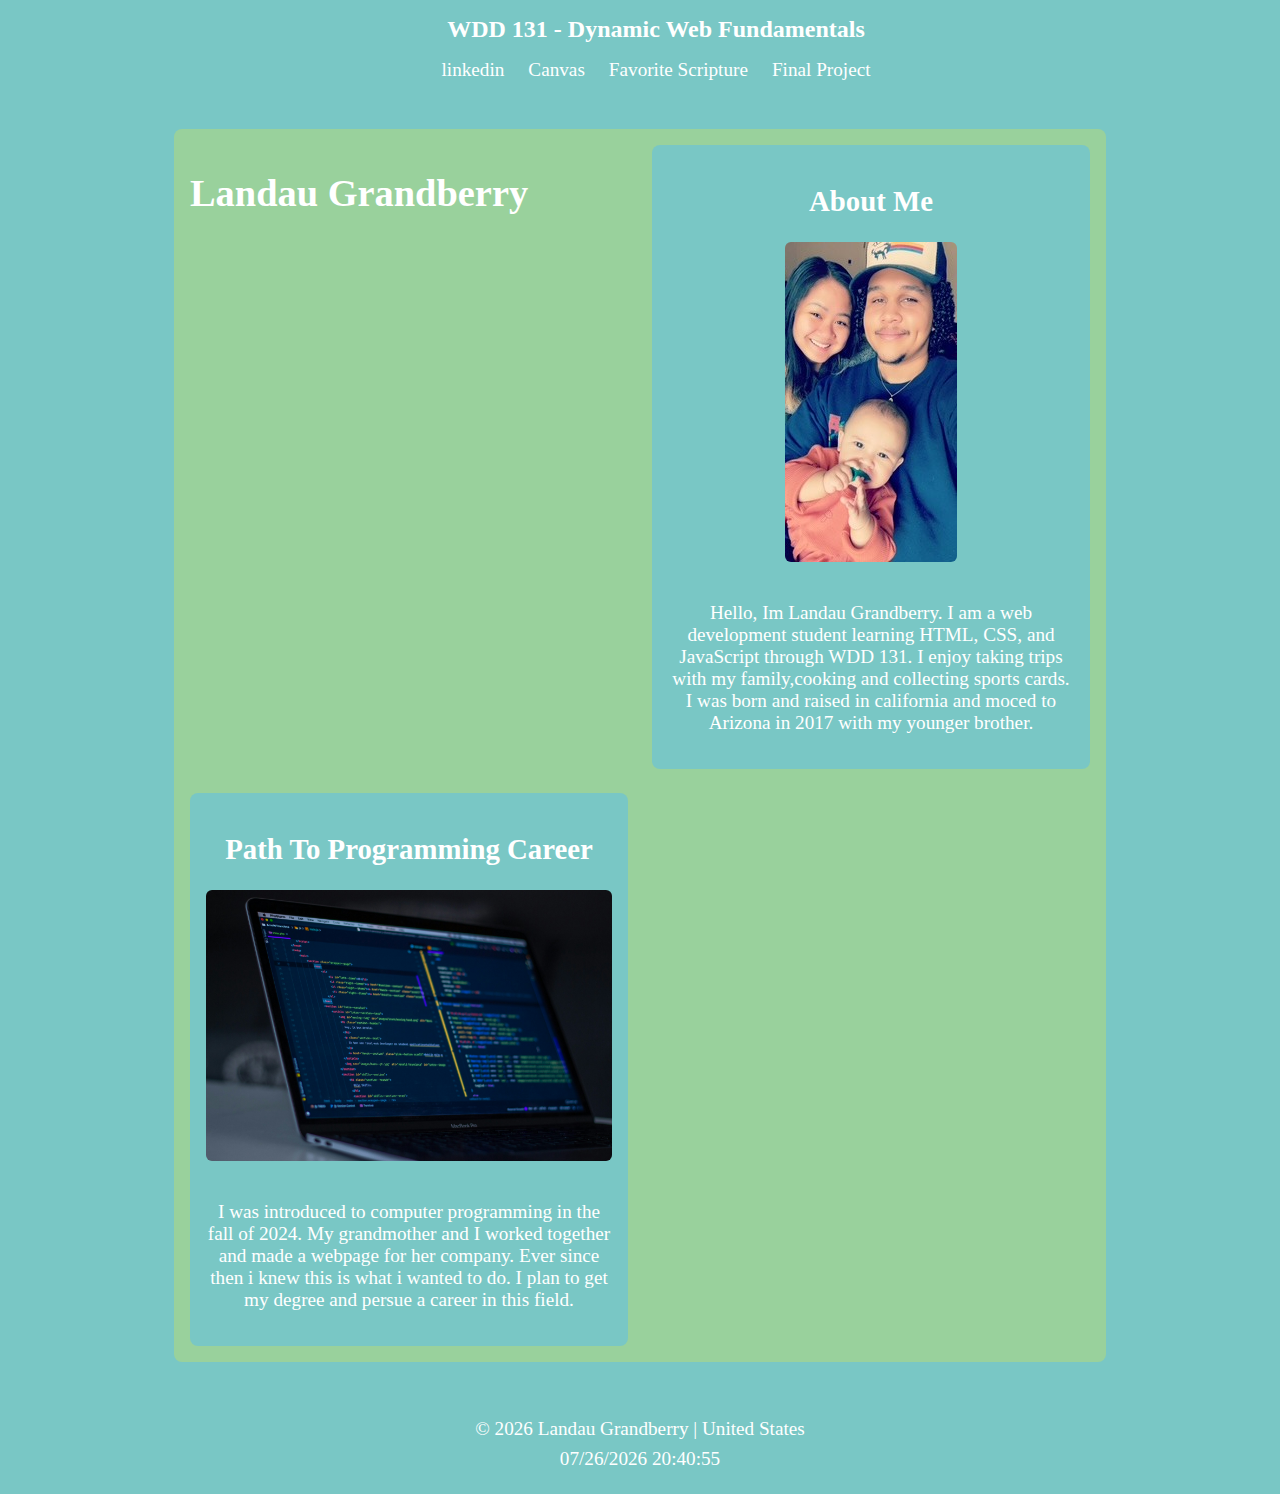
<file: index.html>
<!DOCTYPE html>
<html lang="en">

<head>
    <meta charset="UTF-8" />
    <meta name="viewport" content="width=device-width, initial-scale=1.0" />
    <title>WDD 131 - Dynamic Web Fundamentals - Landau Grandberry</title>
    <meta name="description" content="WDD 131 - Dynamic Web Fundamentals, Landau Grandberry, Home page for projects." />
    <meta name="author" content="Landau Grandberry" />
    <link rel="stylesheet" href="styles/base.css" />
    <script src="scripts/getdates.js" defer></script>
</head>

<body>
    <header>
        <span id="course-title">WDD 131 - Dynamic Web Fundamentals </span>
        <nav>
            <ul>
                <li><a href="https://linkedin.com" target="_blank">linkedin</a></li>
                <li><a href="https://byupw.instructure.com/" target="_blank">Canvas</a></li>
                <li><a href="https://www.churchofjesuschrist.org/study/scriptures/bofm/2-ne/6?lang=eng"
                        target="_blank">Favorite Scripture</a></li>
                <li><a href="#">Final Project</a></li>
            </ul>
        </nav>
    </header>

    <main>
        <h1>Landau Grandberry</h1>

        <section class="card">
            <h2>About Me</h2>
            <img src="images/Landauwithfamily.jpg" alt="Photo of Landau With his family">
            <p>Hello, Im Landau Grandberry. I am a web development student learning HTML, CSS, and JavaScript through
                WDD 131. I enjoy taking trips with my family,cooking and collecting sports cards. I was born and raised in california and moced to Arizona in 2017 with my younger brother.</p>
        </section>

        <section class="card">
            <h2>Path To Programming Career</h2>
            <img src="images/Laptop.jpg" atl="Programming">
            <p>I was introduced to computer programming in the fall of 2024. My grandmother and I worked together and made a webpage for her company. Ever since then i knew this is what i wanted to do. I plan to get my degree and persue a career in this field. </p>
        </section>
    </main>

    <footer>
        <p>&copy; <span id="currentyear"></span> Landau Grandberry | United States</p>
        <p id="lastModified"></p>
    </footer>
</body>

</html>
</file>
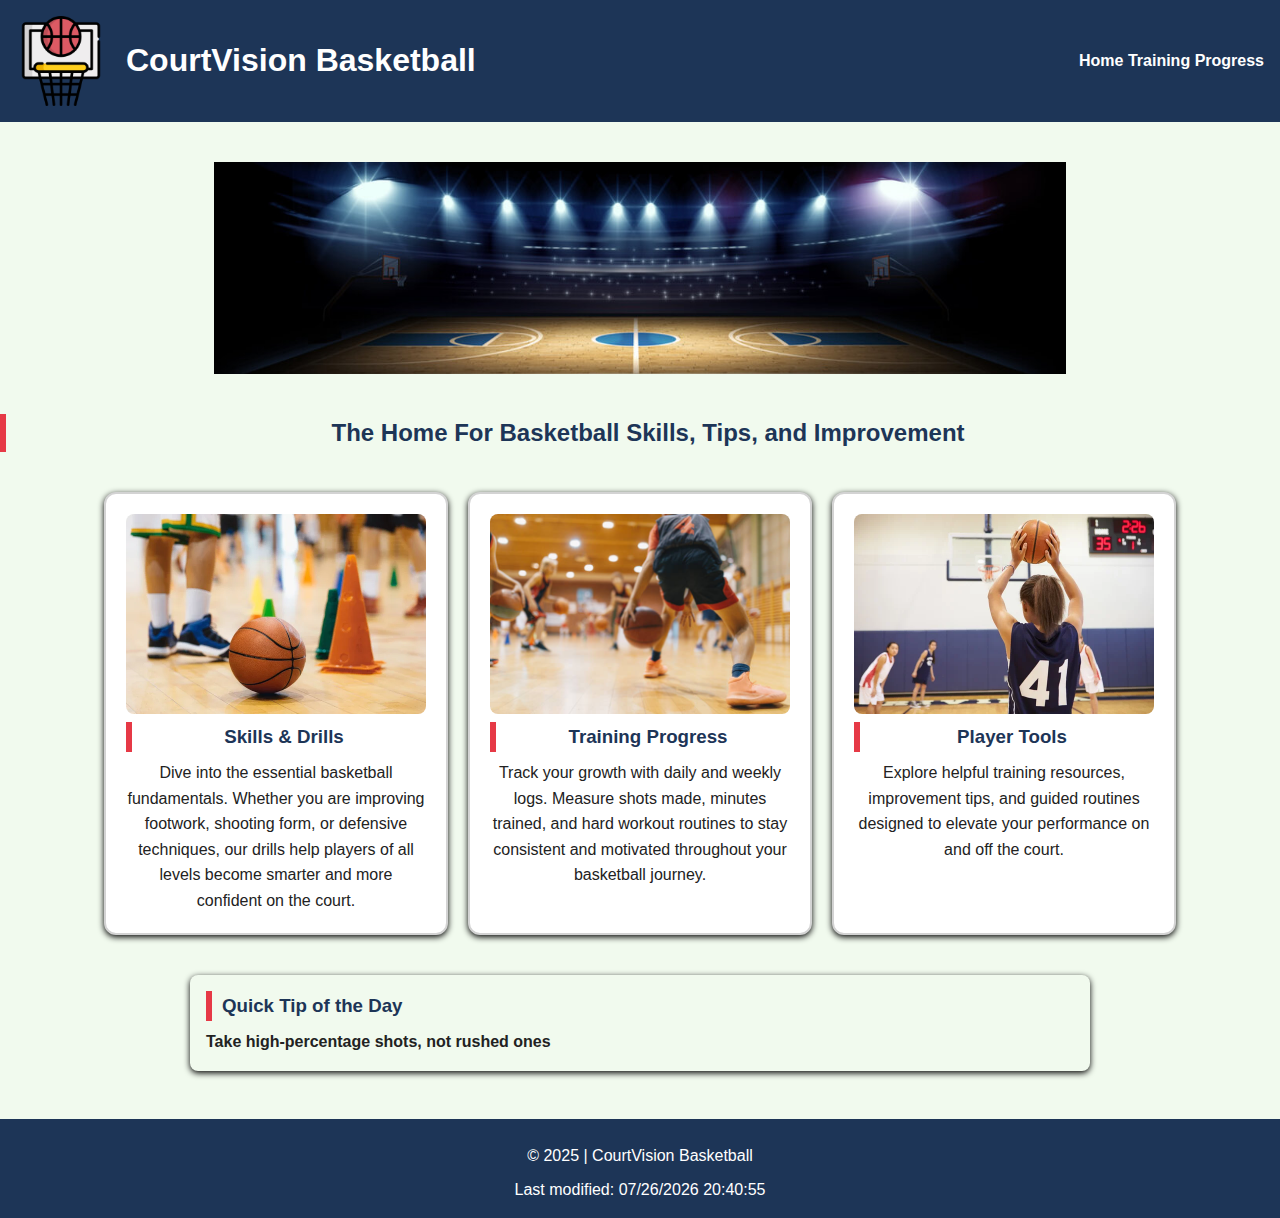
<file: project/index.html>
<!DOCTYPE html>
<html lang="en">
<head>
    <meta charset="UTF-8">
    <meta name="viewport" content="width=device-width, initial-scale=1.0">
    <title>CourtVision Basketball</title>
    <link rel="stylesheet" href="style.css">
</head>

<body>

<header>
    <div class="logo-title">
        <img src="images/basketball_1053926.png" alt="CourtVision Logo" class="logo">
        <h1>CourtVision Basketball</h1>
    </div>
    
    <nav>
        <a href="index.html" class="active">Home</a>
        <a href="training.html">Training</a>
        <a href="progress.html">Progress</a>
    </nav>
</header>



<section class="hero">
    <img src="images/FullCourt.jpg" alt="Basketball Court" loading="lazy">
</section>

<h2 class="tagline">The Home For Basketball Skills, Tips, and Improvement</h2>

<section class="three-columns">

    <div class="column">
        <img src="images/Drills.jpg" alt="Skills and Drills" loading="lazy">
        <h3>Skills & Drills</h3>
        <p>
            Dive into the essential basketball fundamentals. Whether you are improving footwork, shooting form, or defensive techniques, our drills help players of all levels become smarter and more confident on the court.
        </p>
    </div>

    <div class="column">
        <img src="images/Drills2.jpg" alt="Training Progress" loading="lazy">
        <h3>Training Progress</h3>
        <p>
            Track your growth with daily and weekly logs. Measure shots made, minutes trained, and hard workout routines to stay consistent and motivated throughout your basketball journey.
        </p>
    </div>

    <div class="column">
        <img src="images/ShootingDrill2.jpg" alt="Player Tool" loading="lazy">
        <h3>Player Tools</h3>
        <p>
            Explore helpful training resources, improvement tips, and guided routines designed to  elevate your performance on and off the court.
        </p>
    </div>
</section>

<section class="quick-tip-box">
    <h3>Quick Tip of the Day</h3>
    <p id="quickTip"></p>
</section>

<footer>
    <p>&copy; 2025 | CourtVision Basketball</p>
    <p><span id="year"></span> Last modified: <span id="lastModified"></span></p>
</footer>

<script src="script.js"></script>
</body>
</html>
</file>
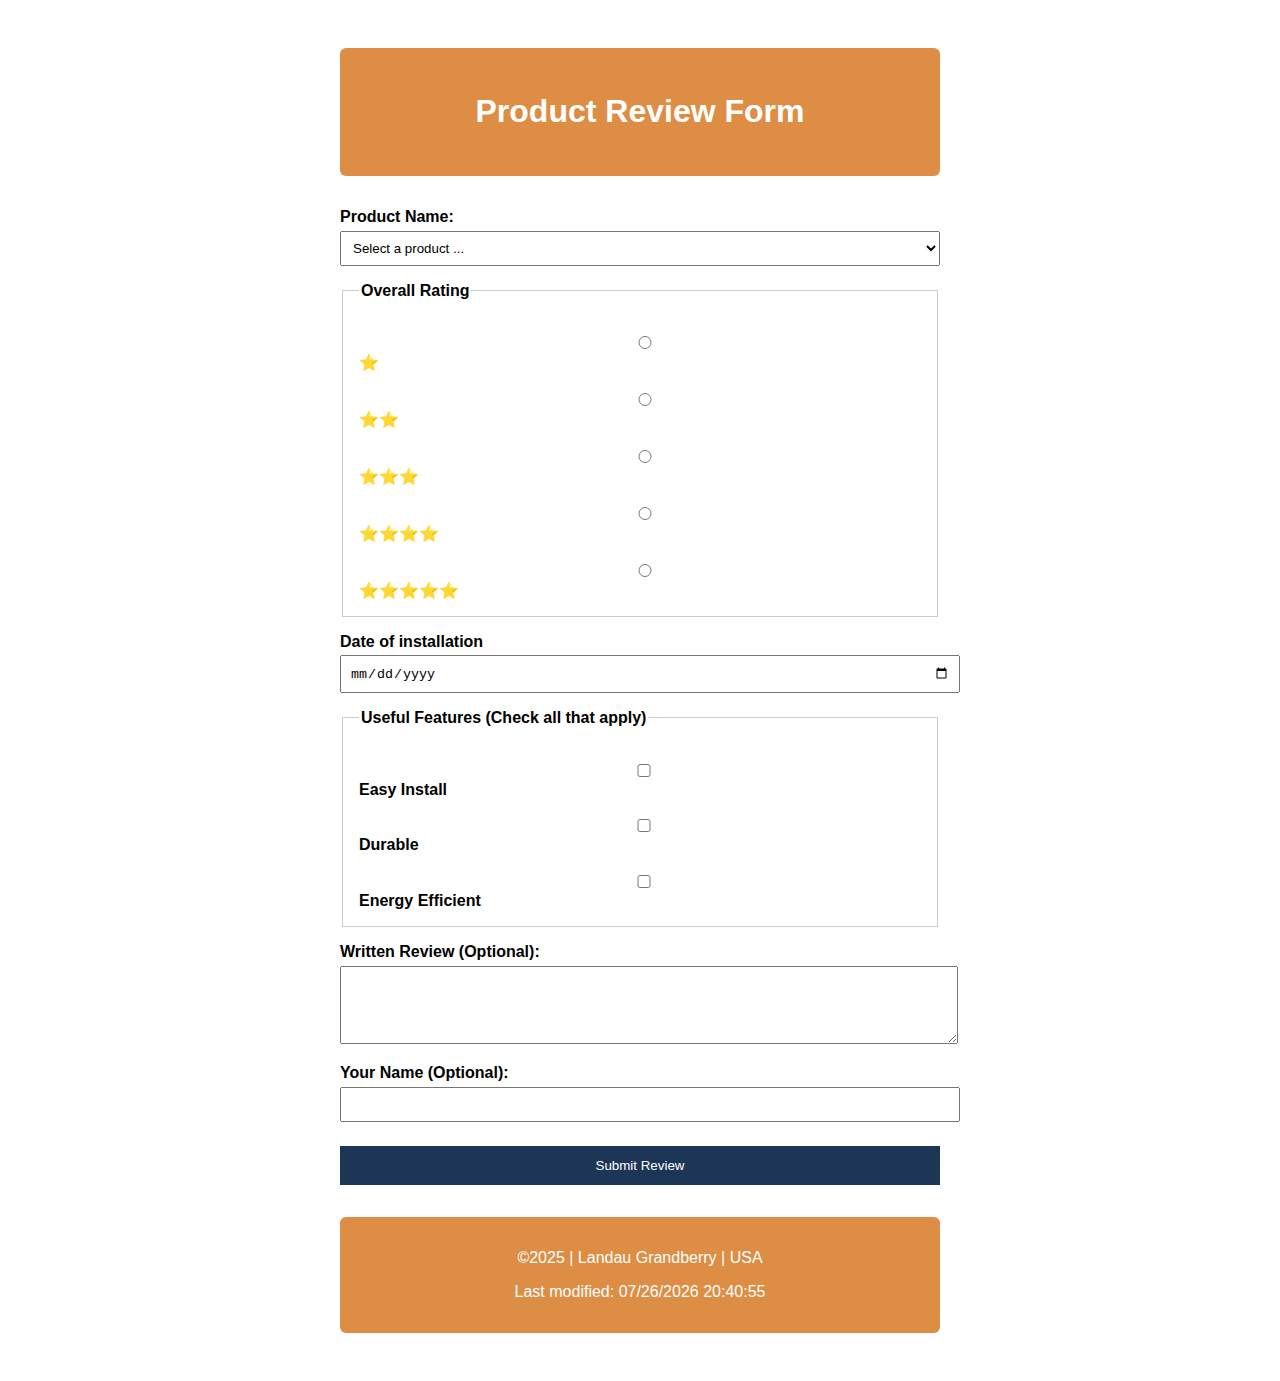
<file: form.html>
<!DOCTYPE html>
<html lang="en">
<head>
    <meta charset="UTF-8">
    <meta name="viewport" content="width=device-width, initial-scale=1.0">
    <title>Product Review Form</title>
    <link rel="stylesheet" href="styles/form.css">
</head>

<body>
    <header>
        <h1>Product Review Form</h1>
    </header>

    <main>
        <form method="get" action="review.html">
            <label for="product">Product Name:</label>
            <select id="product" name="product" required>
                <option value="" disabled selected>Select a product ...</option>
            </select>

            <fieldset>
                <legend> Overall Rating</legend>

                <label><input type="radio" name="rating" value="1" required> ⭐</label>
                <label><input type="radio" name="rating" value="2"> ⭐⭐</label>
                <label><input type="radio" name="rating" value="3"> ⭐⭐⭐</label>
                <label><input type="radio" name="rating" value="4"> ⭐⭐⭐⭐</label>
                <label><input type="radio" name="rating" value="5"> ⭐⭐⭐⭐⭐</label>
            </fieldset>

            <label for="installdate">Date of installation</label>
            <input type="date" id="installdate" name="installdate" required>

            <fieldset>
                <legend>Useful Features (Check all that apply)</legend>

                <label><input type="checkbox" id="feature1" name="features" value="Easy Install"> Easy Install</label>
                <label><input type="checkbox" id="feature2" name="features" value="Durable"> Durable</label>
                <label><input type="checkbox" id="feature3" name="features" value="Energy Efficient"> Energy Efficient</label>
            </fieldset>

            <label for="review">Written Review (Optional):</label>
            <textarea id="review" name="review" rows="4"></textarea>

            <label for="username">Your Name (Optional):</label>
            <input type="text" id="username" name="username">

            <input type="submit" value="Submit Review">

        </form>
    </main>

    <footer>
        <p>©2025 | Landau Grandberry | USA </p>
        <p><span id="year"></span> Last modified: <span id="lastModified"></span></p>
    </footer>

    <script src="scripts/form.js"></script>
</body>
</html>
</file>
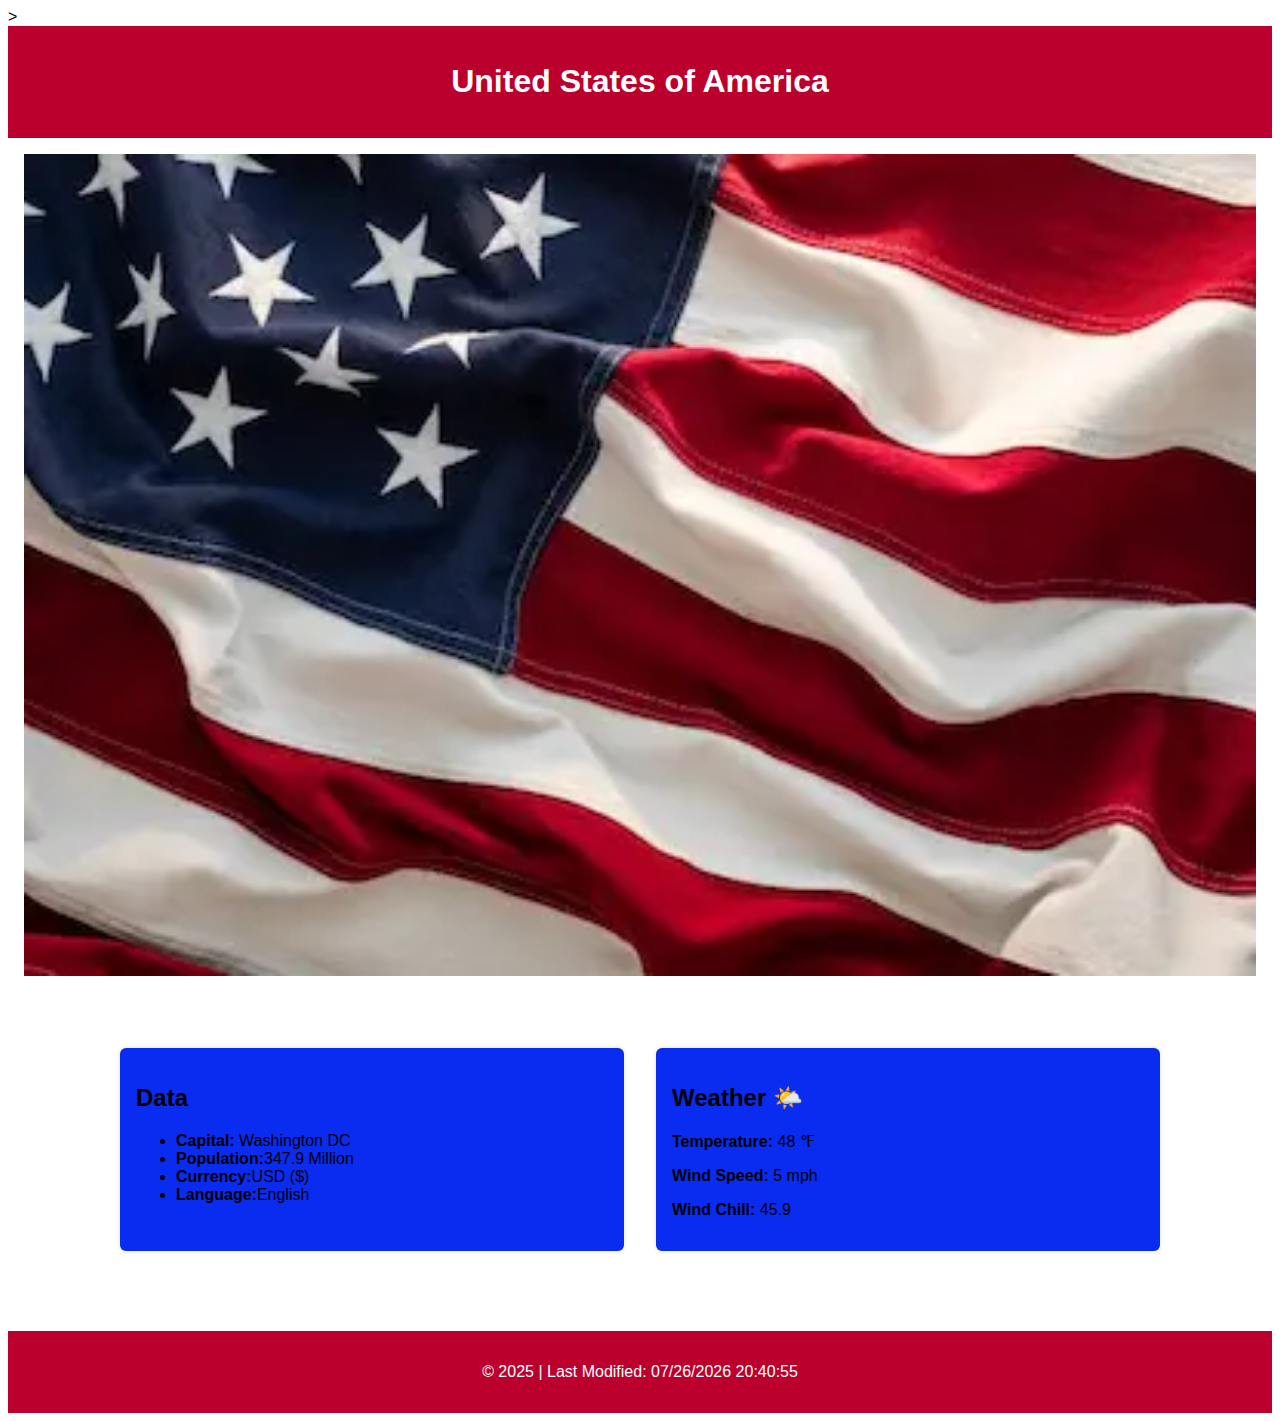
<file: place.html>
<!DOCTYPE html>
<html lang="en">
<head>>
    <meta charset="UTF-8">
    <meta name="viewport" content="width=device-width, initial-scale=1.0">
    <title>United States of America - Country Page</title>

    <link rel="stylesheet" href="styles/place.css">
    <link rel="stylesheet" href="styles/place-large.css">

    <script src="scripts/place.js" defer></script>
</head>
<body>

<header>
    <h1>United States of America</h1>
</header>
<main>

    <img src="images/USAflag.webp" alt="USA Flag" class="hero">
        

    <section class="info-grid">

        <div class="card">
            <h2>Data</h2>
            <ul>
                <li><strong>Capital:</strong> Washington DC</li>
                <li><strong>Population:</strong>347.9 Million</li>
                <li><strong>Currency:</strong>USD ($)</li>
                <li><strong>Language:</strong>English</li>
            </ul>
        </div>

        <div class="card">
            <h2>Weather 🌤️</h2>
            <p><strong>Temperature:</strong> <span id="temp">48</span> ℉</p>
            <p><strong>Wind Speed:</strong> <span id="wind">5</span> mph</p>
            <p><strong>Wind Chill:</strong> <span id="chill"></span></p>
        </div>
        
    </section>
</main>
<footer>
    <p>© 2025 | Last Modified: <span id="lastModified"></span></p>
</footer>
  
<script>
    document.getElementById("lastModified").textContent = document.lastModified;
</script>



</body>

</html>
</file>
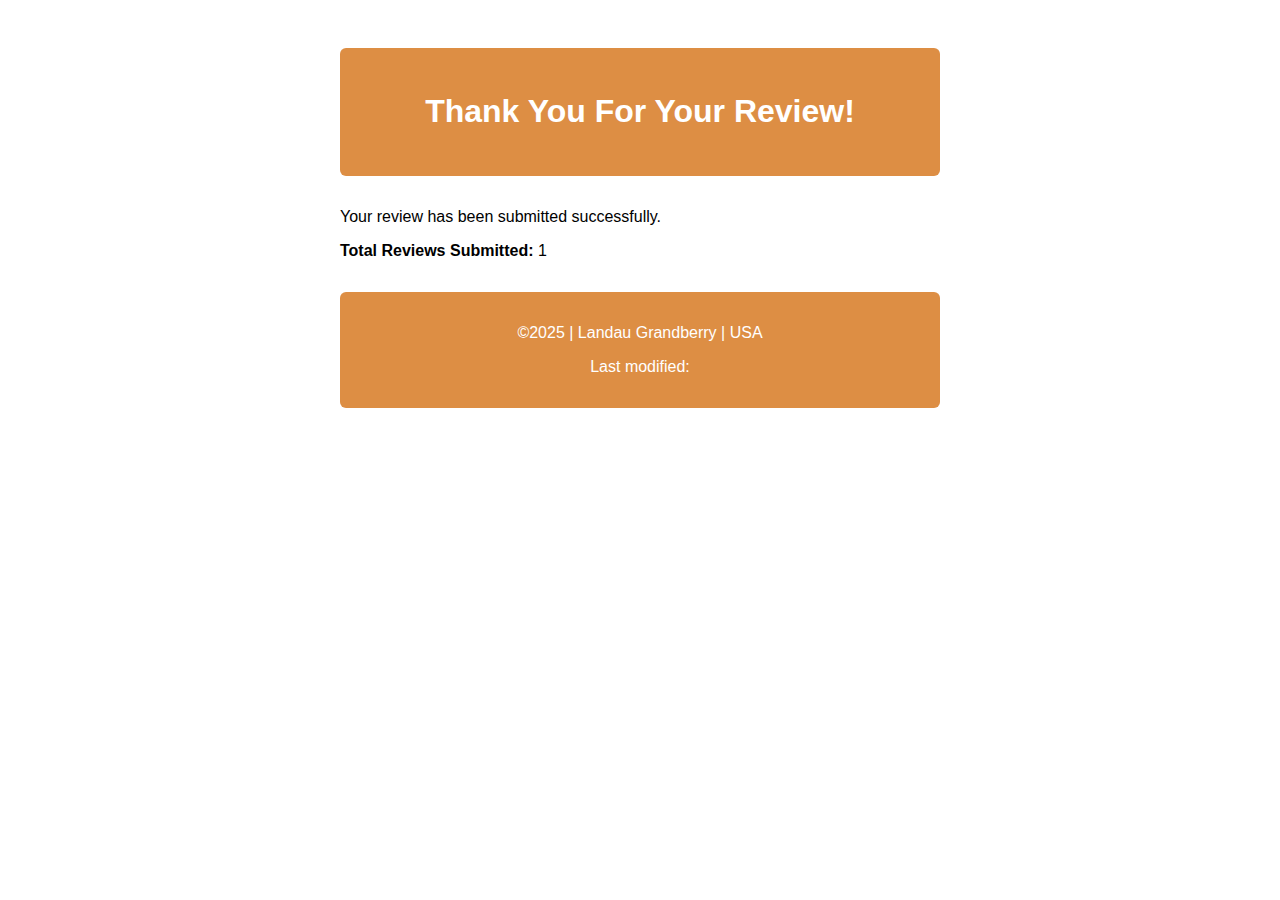
<file: review.html>
<!DOCTYPE html>
<html lang="en">
<head>
    <meta charset="UTF-8">
    <meta name="viewport" content="width=device-width, initial-scale=1.0">
    <title>Review Submitted</title>
    <link rel="stylesheet" href="styles/form.css">
</head>

<body>
    <header>
        <h1>Thank You For Your Review!</h1>
    </header>

    <main>
        <p>Your review has been submitted successfully.</p>
        <p><strong>Total Reviews Submitted:</strong> <span id="count"></span></p>
    </main>

    <footer>
        <p>©2025 | Landau Grandberry | USA </p>
        <p><span id="year"></span> Last modified: <span id="lastModified"></span></p>
    </footer>

    <script>
        src="scripts/form.js"
        let count = Number(localStorage.getItem("reviewCount")) || 0;
        count++;
        localStorage.setItem("reviewCount", count);

        document.getElementById("count").textContent = count;
        
    </script>
</body>
</html>
</file>
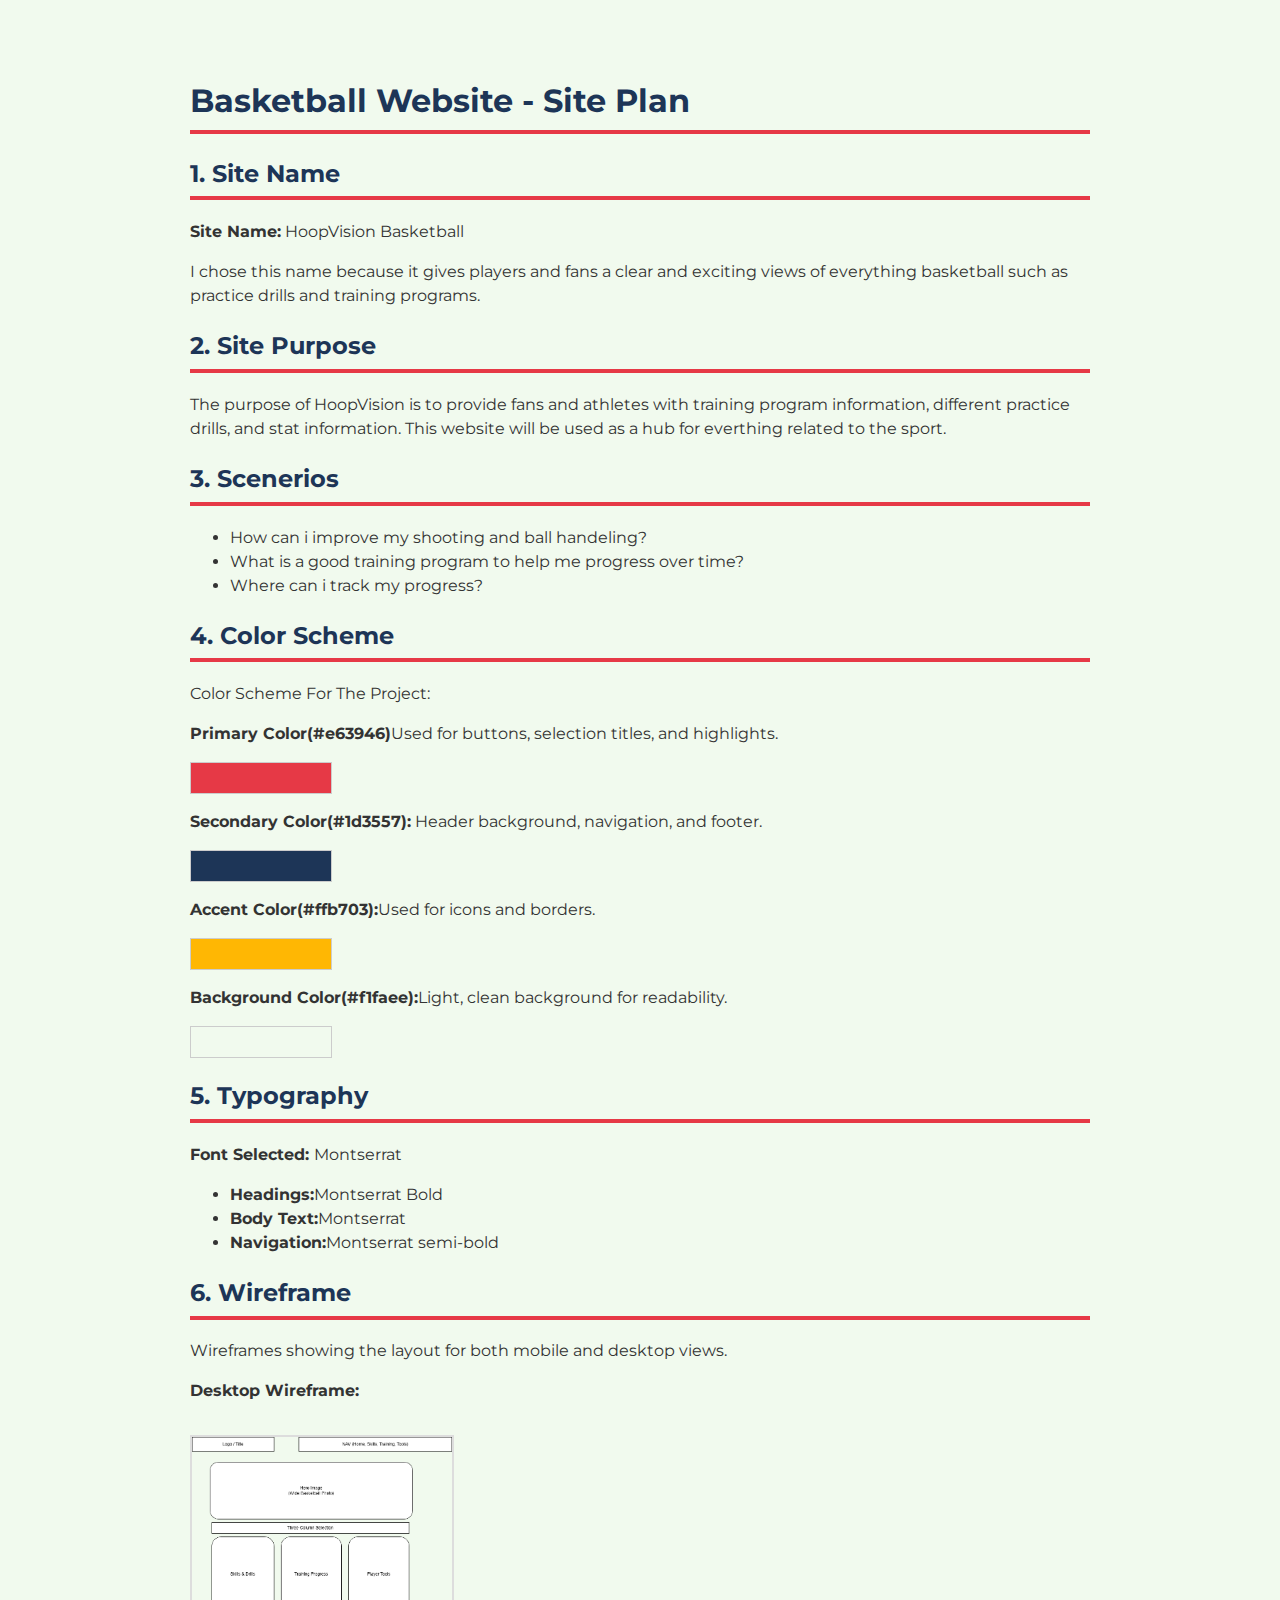
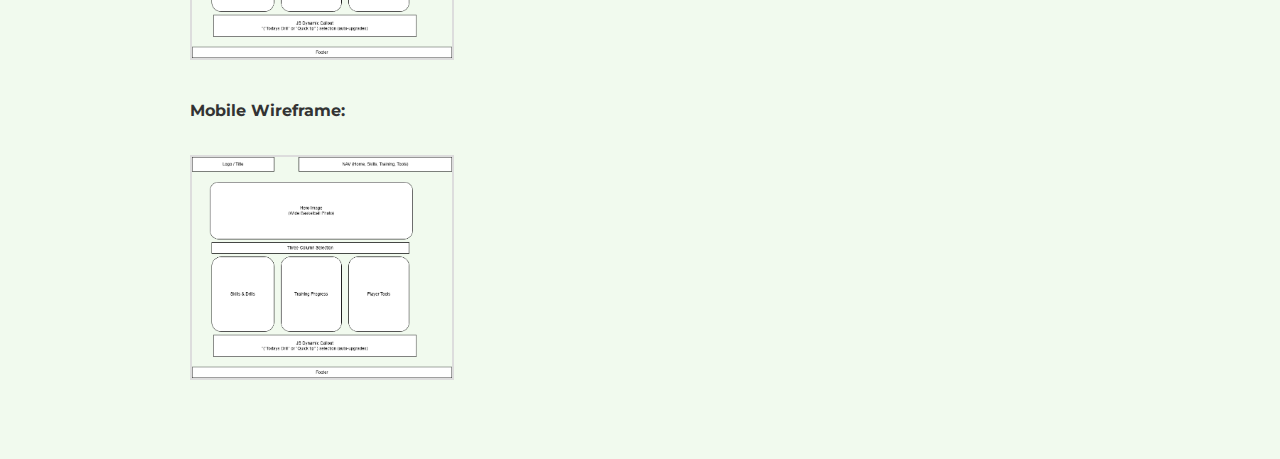
<file: siteplan.html>
<!DOCTYPE html>
<html lang="en">
<head>
    <meta charset="UTF-8">
    <meta name="viewport" content="width=device-width, initial-scale=1.0">
    <title>Week 06 Project - Site Plan</title>

    <link rel="preconnect" href="https://fonts.googleapis.com">
    <link rel="preconnect" href="https://fonts.gstatic.com" crossorigin>
    <link href="https://fonts.googleapis.com/css2?family=Montserrat:ital,wght@0,100..900;1,100..900&display=swap" rel="stylesheet">

    <link rel="stylesheet" href="styles/siteplan.css">
</head>

<body>
    <h1> Basketball Website - Site Plan</h1>

    <h2>1. Site Name</h2>
    <p><strong>Site Name:</strong> HoopVision Basketball</p>
    <p>
        I chose this name because it gives players and fans a clear and exciting views of everything basketball such as practice drills and training programs.
    </p>

    <h2>2. Site Purpose</h2>
    <p>
        The purpose of HoopVision is to provide fans and athletes with training program information, different practice drills, and stat information. This website will be used as a hub for everthing related to the sport.
    </p>

    <h2>3. Scenerios</h2>
    <ul>
        <li>How can i improve my shooting and ball handeling?</li>
        <li>What is a good training program to help me progress over time?</li>
        <li>Where can i track my progress?</li>
    </ul>

    <h2>4. Color Scheme</h2>
    <p>Color Scheme For The Project:</p>

    <p><strong>Primary Color(#e63946)</strong>Used for buttons, selection titles, and highlights.</p>
    <div class="color-sample" style="background:#e63946;"></div>

    <p><strong>Secondary Color(#1d3557):</strong> Header background, navigation, and footer.</p>
    <div class="color-sample" style="background:#1d3557;"></div>

    <p><strong>Accent Color(#ffb703):</strong>Used for icons and borders.</p>
    <div class="color-sample" style="background: #ffb703;"></div>

    <p><strong>Background Color(#f1faee):</strong>Light, clean background for readability.</p>
    <div class="color-sample" style="background: #f1faee;"></div>

    <h2>5. Typography</h2>
    <p>
        <strong>Font Selected: </strong> Montserrat
    </p>
    <ul>
        <li><strong>Headings:</strong>Montserrat Bold</li>
        <li><strong>Body Text:</strong>Montserrat</li>
        <li><strong>Navigation:</strong>Montserrat semi-bold</li>
    </ul>
    <h2>6. Wireframe</h2>
    <p>Wireframes showing the layout for both mobile and desktop views.</p>
    <div class="wireframes">
        <p><strong>Desktop Wireframe:</strong></p>
        <img src="images/Desktop Wireframe.png" alt="Desktop Wireframe">

        <p><strong>Mobile Wireframe:</strong></p>
        <img src="images/Mobile Wireframe.png" alt="Mobile Wireframe">
    </div>
</body>
</html>
</file>
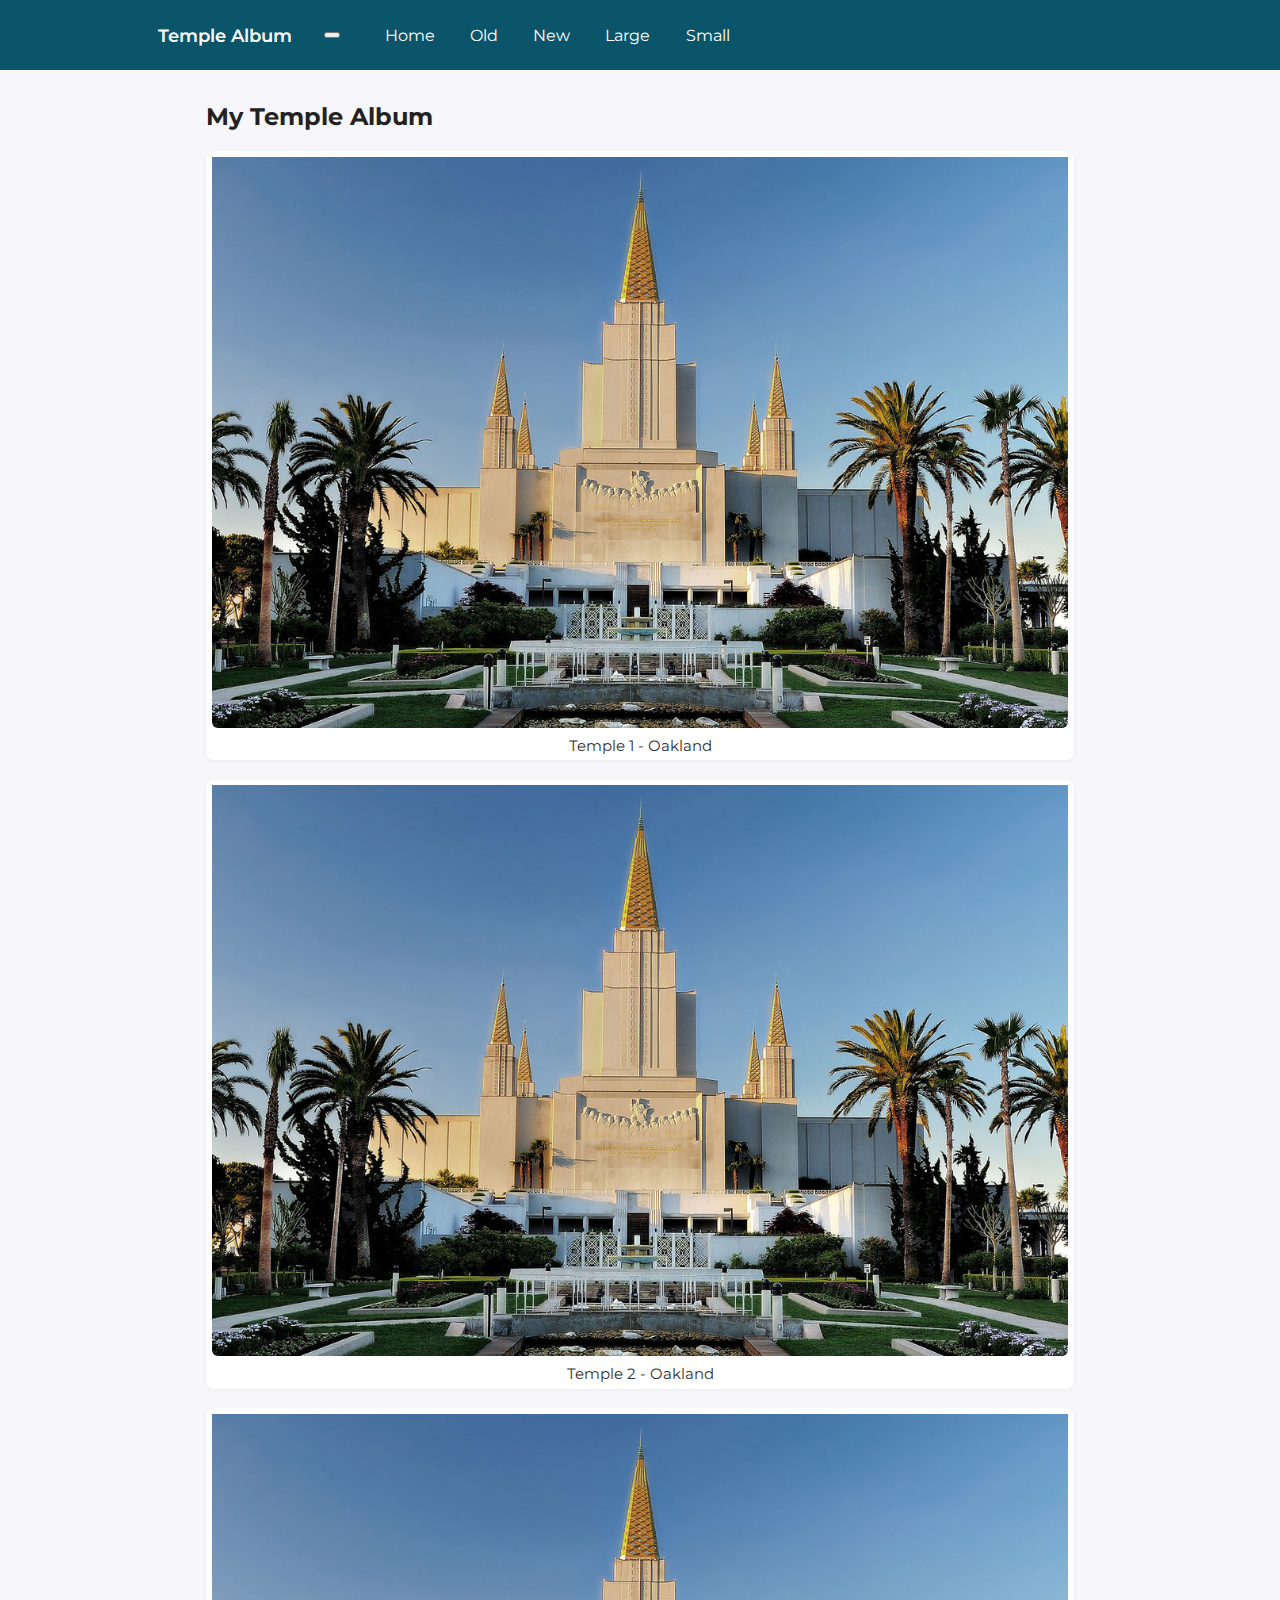
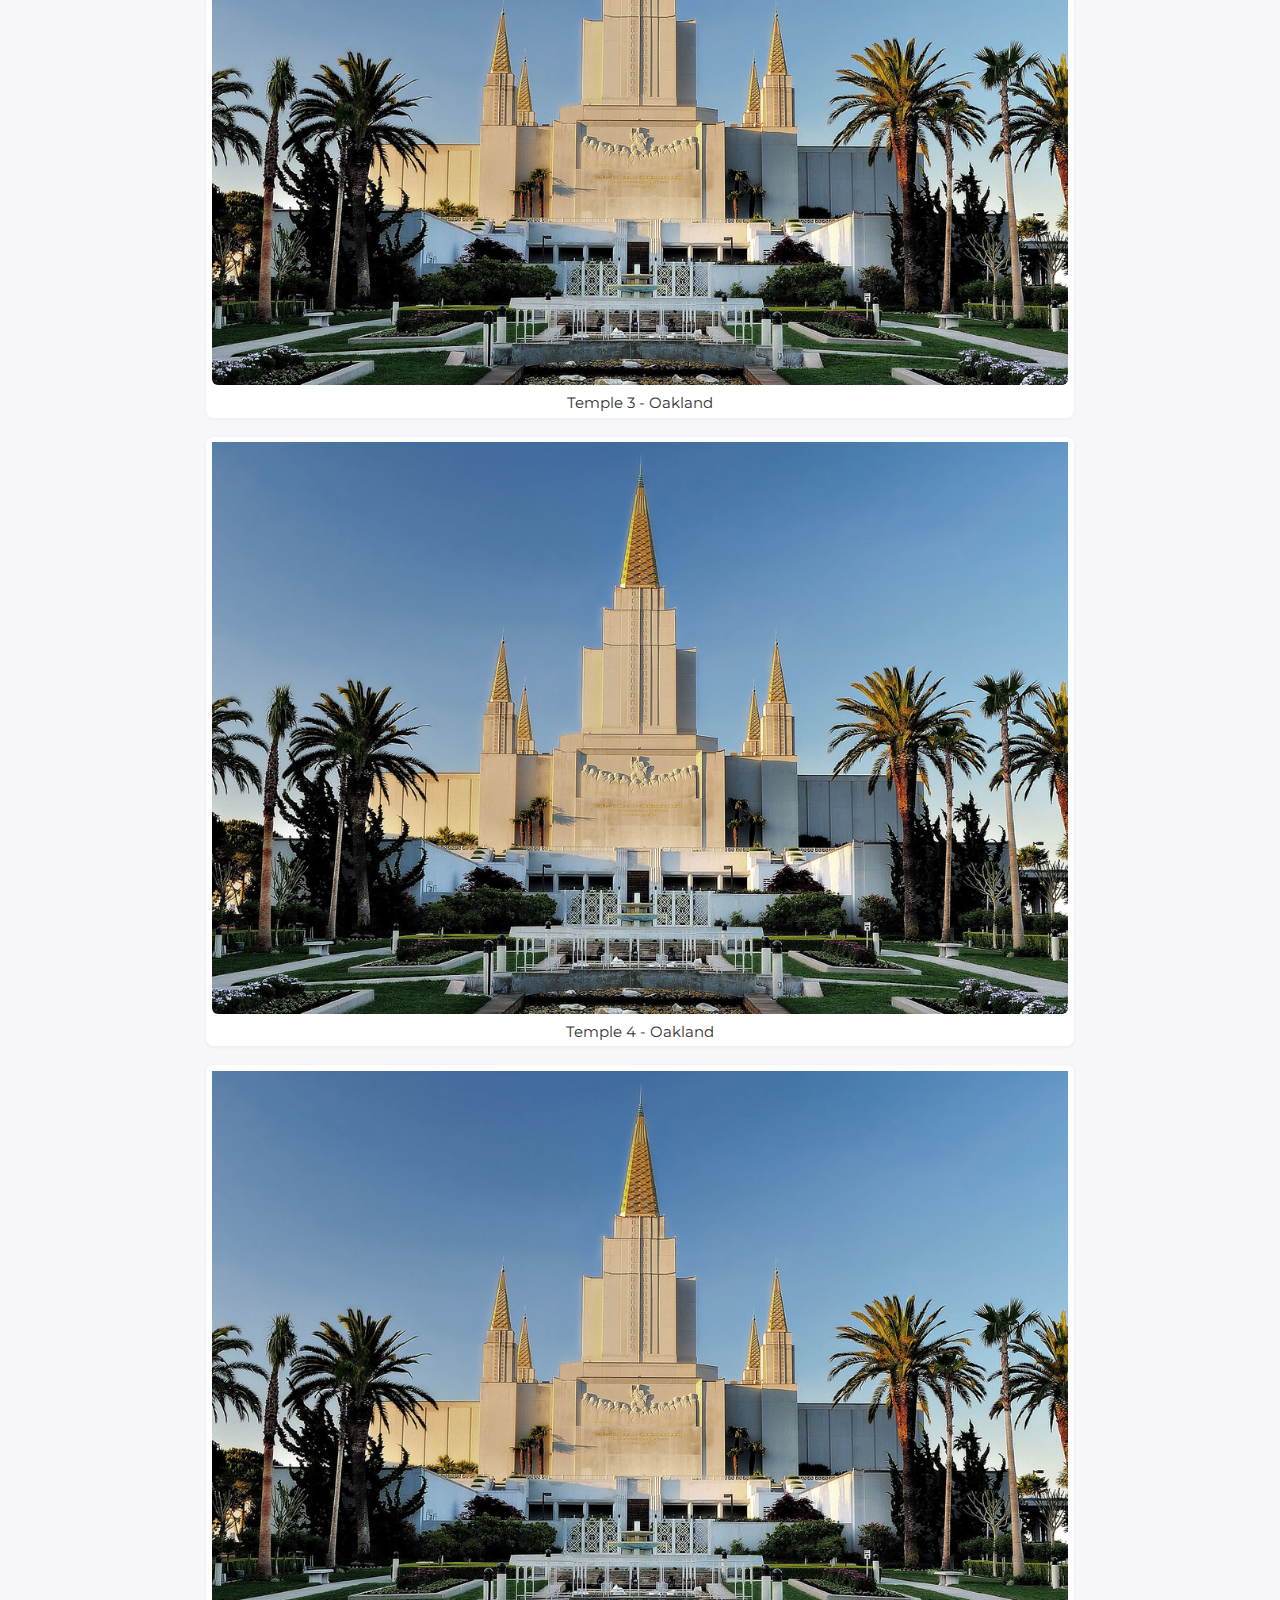
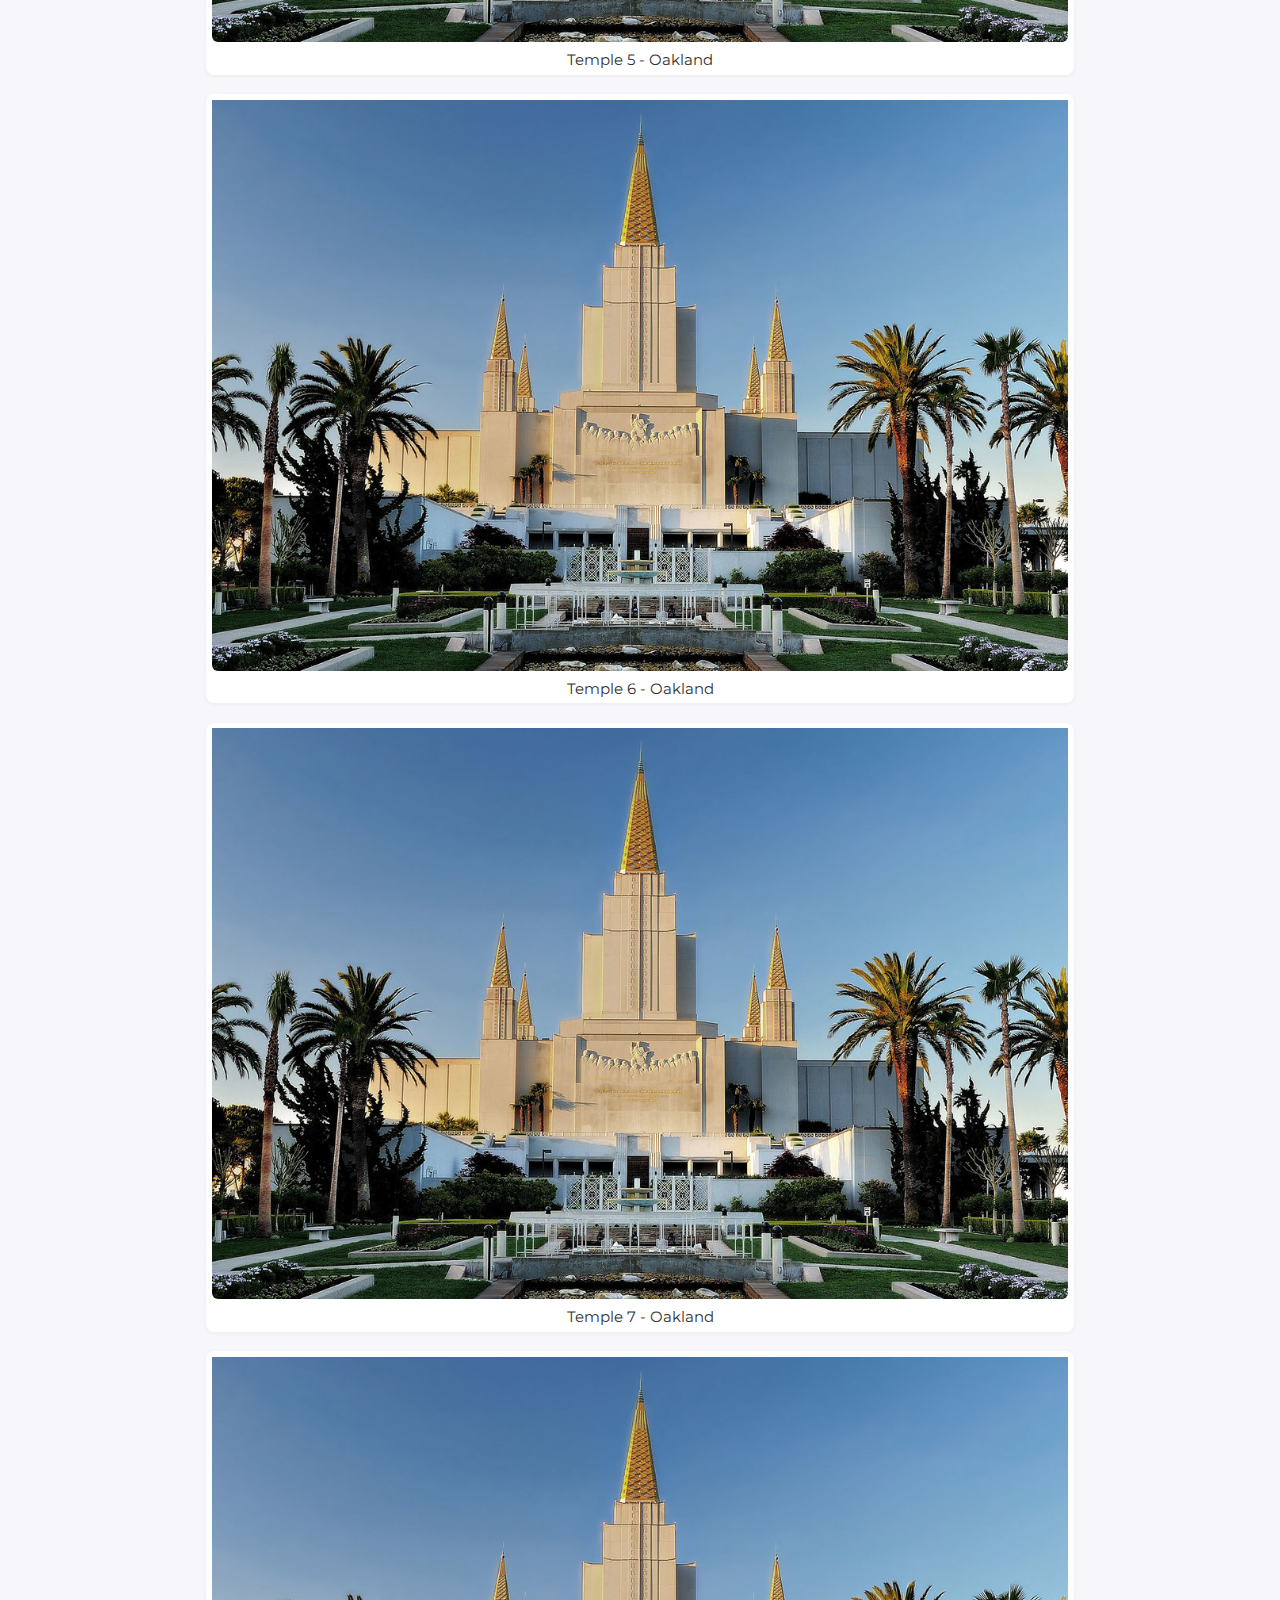
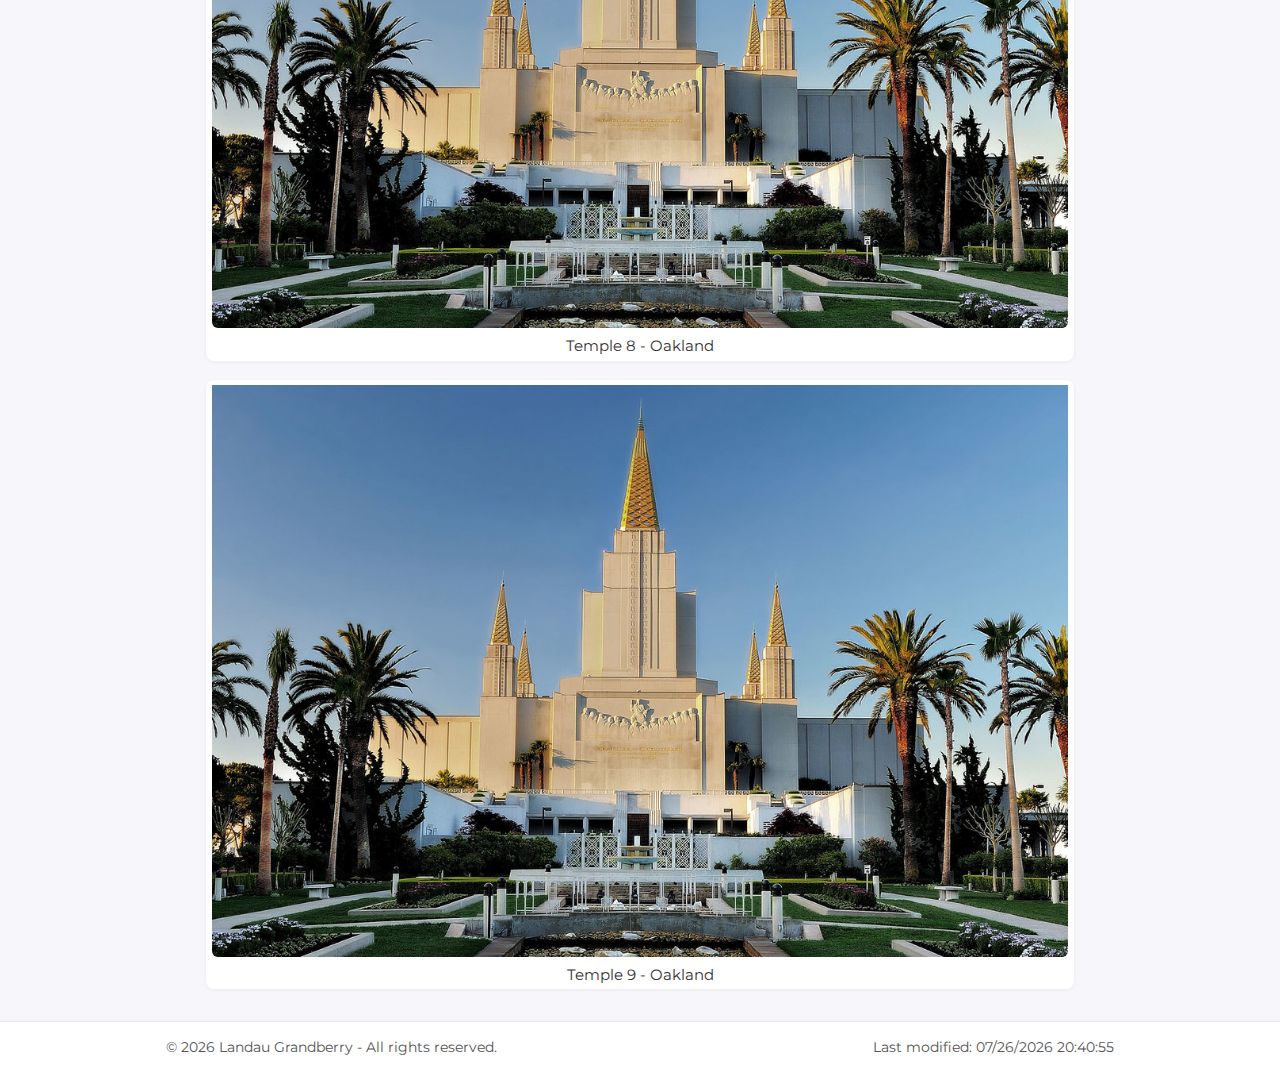
<file: temples.html>
<!DOCTYPE html>
<html lang="en">
<head>
    <meta charset="utf-8" />
    <meta name="viewport" content="width=device-width, initial-scale=1" />
    <title>Temple Album</title>

    <link rel="preconnect" href="https://fonts.googleapis.com">
    <link rel="preconnect" href="https://fonts.gstatic.com" crossorigin>
    <link href="https://fonts.googleapis.com/css2?family=Montserrat:ital,wght@0,100..900;1,100..900&display=swap" rel="stylesheet">

    <link rel="stylesheet" href="styles/temples.css">

    <link rel="stylesheet" href="styles/temples-large.css">

    <script defer src="scripts/temples.js"></script>
</head>
<body>
    <header class="site-header">
        <div class="header-inner">
            <h1 class="brand">Temple Album</h1>

            <button id="hamburger" class="main-nav" aria-controls="main-nav" aria-expanded="false" aria-label="Open navigation">

            </button>
            <nav id="main-nav" class="main-nav" aria-label="Primary">
                <ul>
                    <li><a href="#">Home</a></li>
                    <li><a href="#">Old</a></li>
                    <li><a href="#">New</a></li>
                    <li><a href="#">Large</a></li>
                    <li><a href="#">Small</a></li>
                </ul>
            </nav>
        </div>
    </header>

    <main class="container">
        <h2>My Temple Album</h2>

        <section class="gallery" aria-label="Temple gallery">
            <figure>
                <img src="images/Oakland temple.jpg" alt="Temple 1" loading="lazy">
                <figcaption>Temple 1 - Oakland</figcaption>
            </figure>

            <figure>
                <img src="images/Oakland temple.jpg" alt="Temple 2" loading="lazy">
                <figcaption>Temple 2 - Oakland </figcaption>
            </figure>

            <figure>
                <img src="images/Oakland temple.jpg" alt="Temple 3" loading="lazy">
                <figcaption>Temple 3 - Oakland</figcaption>
            </figure>

            <figure>
                <img src="images/Oakland temple.jpg" alt="Temple 4" loading="lazy">
                <figcaption>Temple 4 - Oakland</figcaption>
            </figure>

            <figure>
                <img src="images/Oakland temple.jpg" alt="Temple 5" loading="lazy">
                <figcaption>Temple 5 - Oakland</figcaption>
            </figure>

            <figure>
                <img src="images/Oakland temple.jpg" alt="Temple 6" loading="lazy">
                <figcaption>Temple 6 - Oakland</figcaption>
            </figure>

            <figure>
                <img src="images/Oakland temple.jpg" alt="Temple 7" loading="lazy">
                <figcaption>Temple 7 - Oakland</figcaption>
            </figure>

            <figure>
                <img src="images/Oakland temple.jpg" alt="Temple 8" loading="lazy">
                <figcaption>Temple 8 - Oakland</figcaption>
            </figure>

            <figure>
                <img src="images/Oakland temple.jpg" alt="Temple 9" loading="lazy">
                <figcaption>Temple 9 - Oakland</figcaption>
            </figure>
        </section>
    </main>

    <footer class="site-footer">
        <div class="footer-inner">
            <p id="copyright">
                &copy; <span id="year"></span> Landau Grandberry - All rights reserved.
            </p>
            <p id="last-mod">Last modified: <span id="lastModified"></span></p>
        </div>
    </footer>
</body>
</html>
</file>
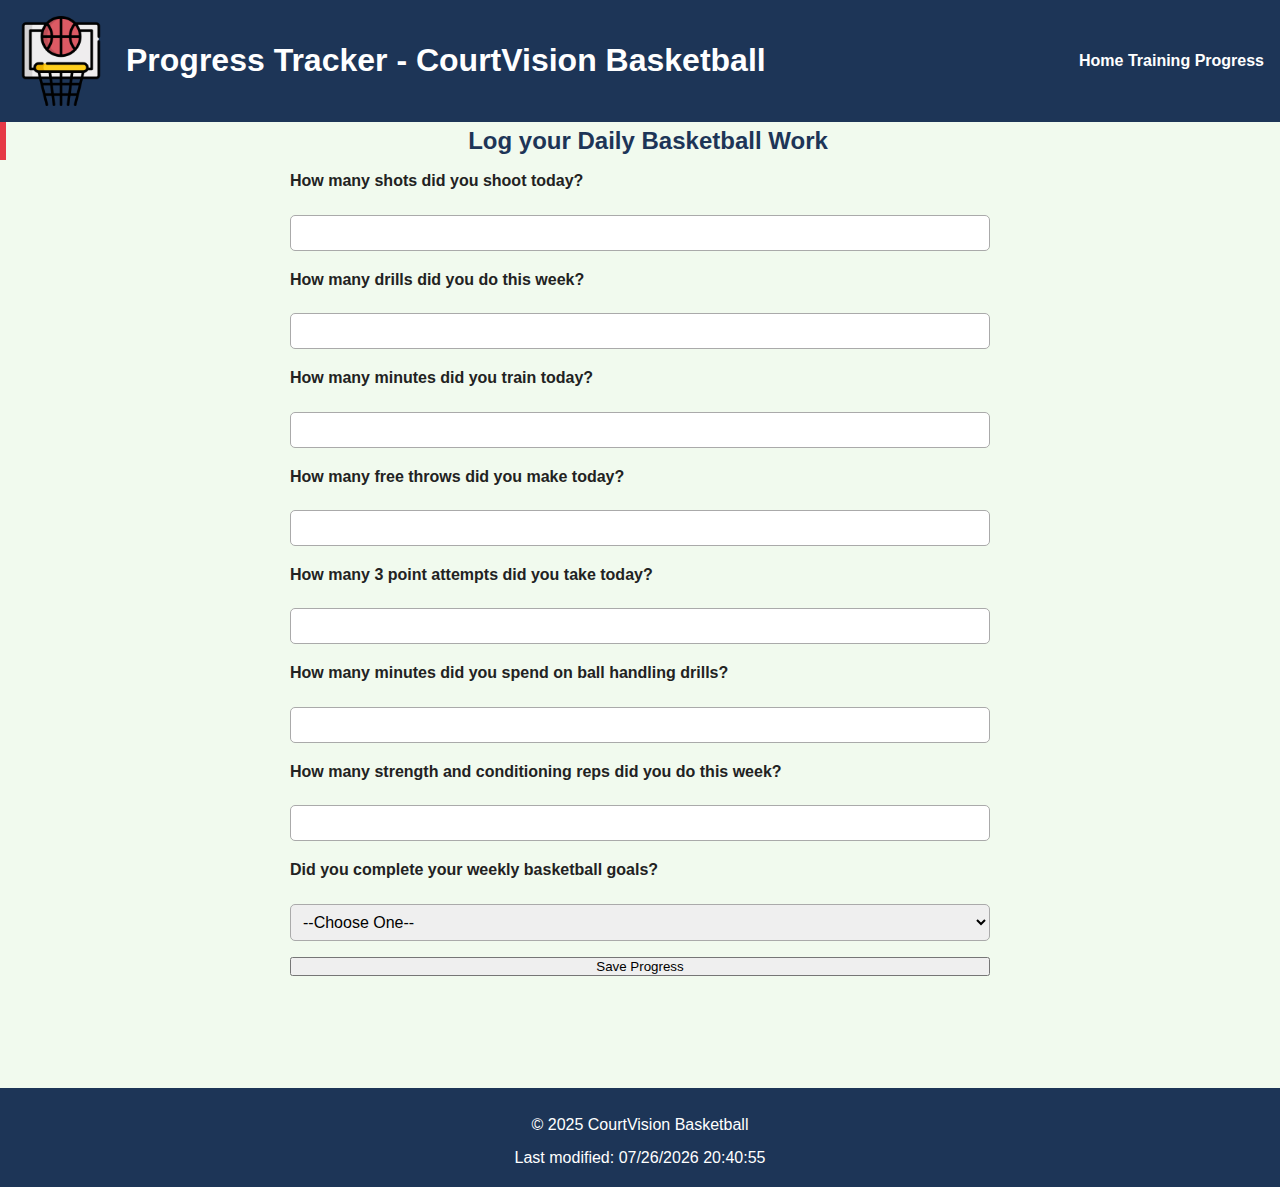
<file: project/progress.html>
<!DOCTYPE html>
<html lang="en">
<head>
    <meta charset="UTF-8">
    <meta name="viewport" content="width=device-width, initial-scale=1.0">
    <title>Player Progress - CourtVision Basketball</title>
    <link rel="stylesheet" href="style.css">
    
</head>

<body>

<header>
    <div class="logo-title">
        <img src="images/basketball_1053926.png" alt="CourtVision Logo" class="logo">
        <h1>Progress Tracker - CourtVision Basketball</h1>
    </div>
    
    <nav>
        <a href="index.html">Home</a>
        <a href="training.html">Training</a>
        <a href="progress.html" class="active" >Progress</a>
    </nav>
</header>

<main>
    <h2>Log your Daily Basketball Work</h2>

    <form id="progressForm">
        <label for="shots">How many shots did you shoot today?</label>
        <input type="number" id="shots" required>

        <label for="drills">How many drills did you do this week?</label>
        <input type="number" id="drills" required>

        <label for="minutes-training">How many minutes did you train today?</label>
        <input type="number" id="minutes-training" name="minutesTraining" min="0">

        <label for="free-throws">How many free throws did you make today?</label>
        <input type="number" id="free-throws" name="freeThrows" min="0">

        <label for="three-point">How many 3 point attempts did you take today?</label>
        <input type="number" id="three-point" name="threePoint" min="0">

        <label for="ball-handling"> How many minutes did you spend on ball handling drills?</label>
        <input type="number" id="ball-handling" name="ballHandling" min="0">

        <label for="strength">How many strength and conditioning reps did you do this week?</label>
        <input type="number" id="strength" name="strength" min="0">

        <label for="weekly-goal">Did you complete your weekly basketball goals?</label>
        <select id="weekly-goal" name="weeklyGoal">
            <option value="">--Choose One--</option>
            <option value="yes">Yes</option>
            <option value="no">Not yet</option>
        </select>

        <button type="submit">Save Progress</button>
    </form>
    <section id="results"></section>
</main>

<footer>
    <p>&copy; 2025 CourtVision Basketball</p>
    <p><span id="year"></span> Last modified: <span id="lastModified"></span></p>
</footer>

<script src="script.js"></script>

</body>
</html>
</file>
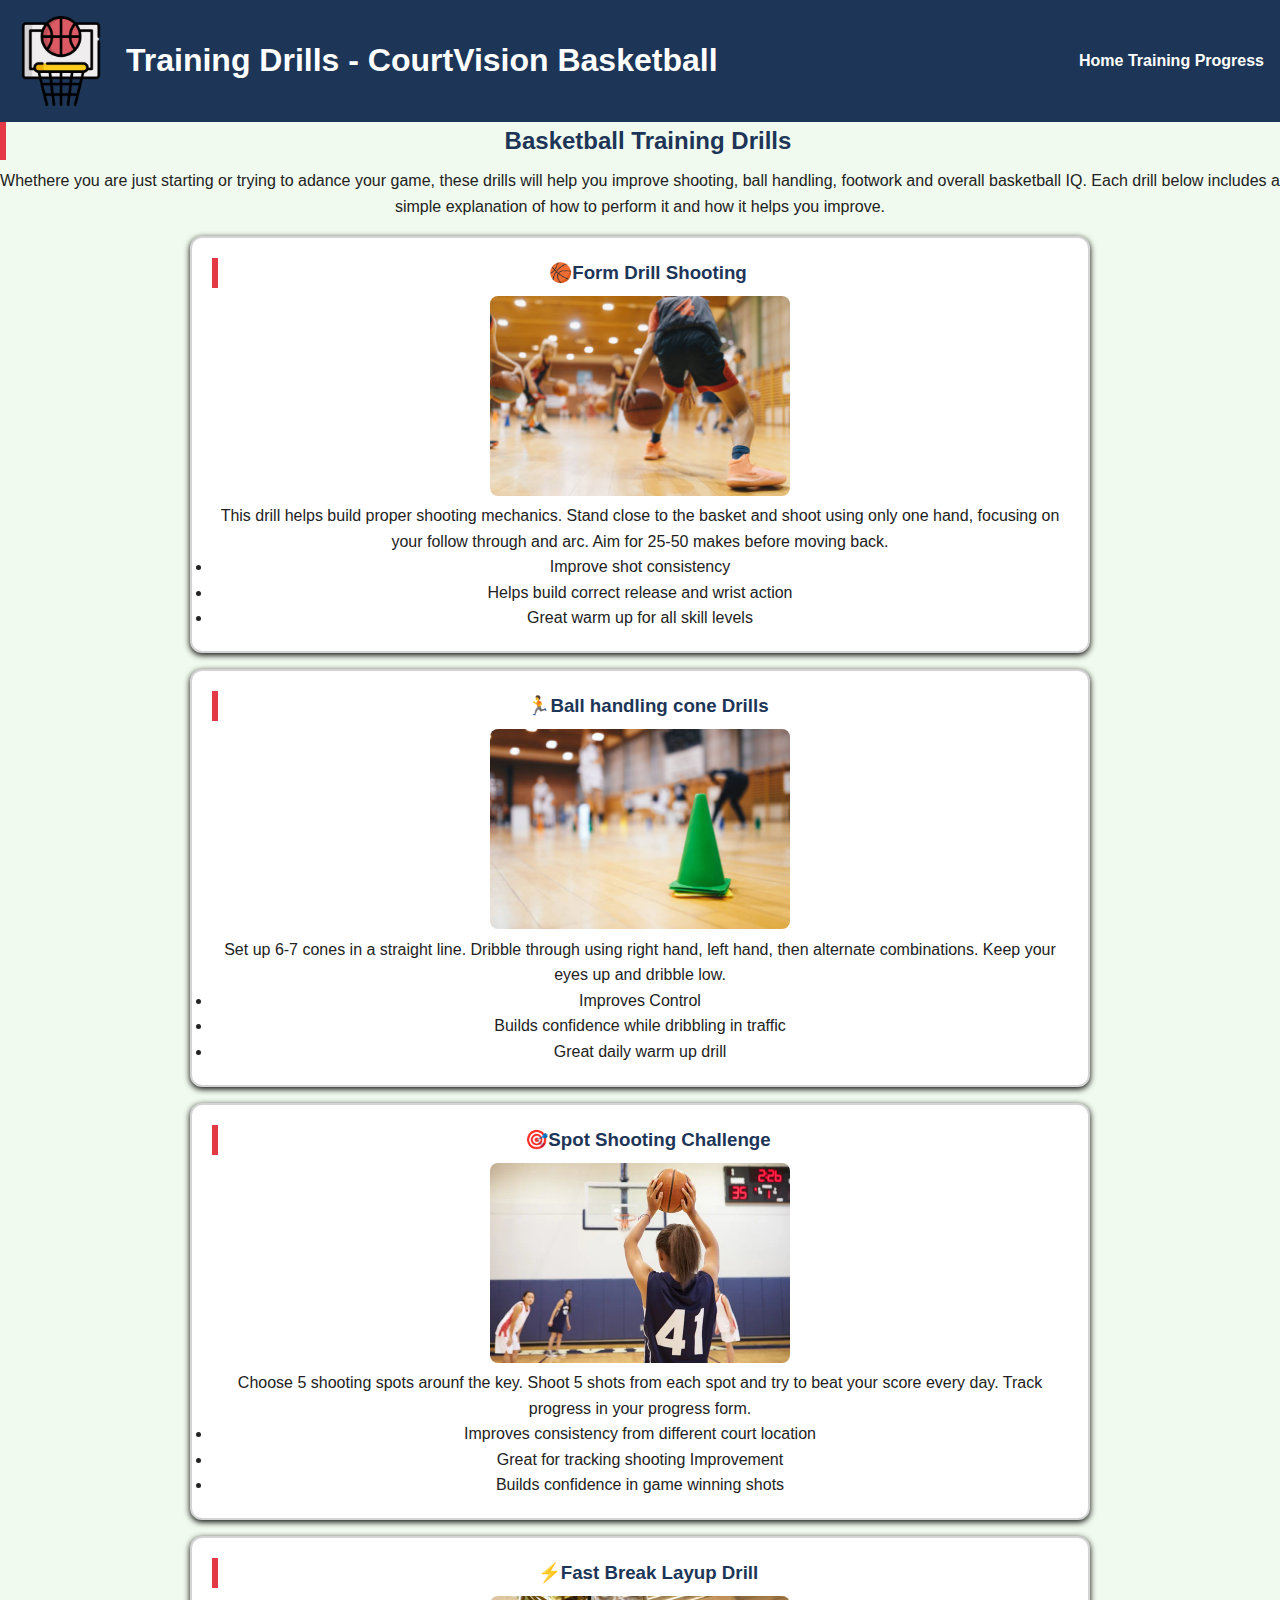
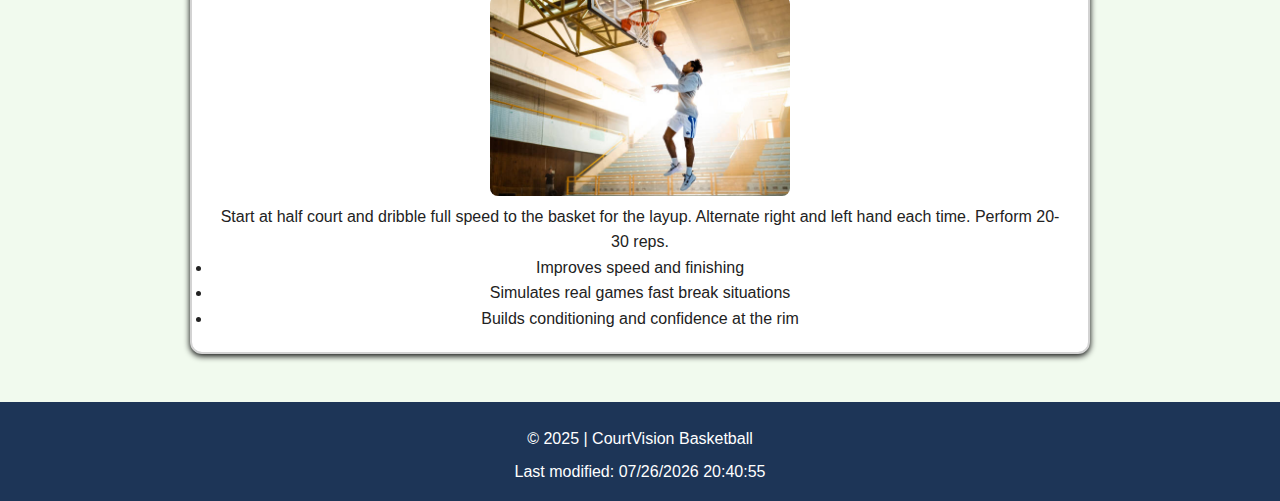
<file: project/training.html>
<!DOCTYPE html>
<html lang="en">
<head>
    <meta charset="UTF-8">
    <meta name="viewport" content="width=device-width, initial-scale=1.0">
    <title>Training-CourtVision Basketball</title>
    <link rel="stylesheet" href="style.css">
</head>

<body>

<header>
    <div class="logo-title">
        <img src="images/basketball_1053926.png" alt="CourtVision Logo" class="logo">
        <h1>Training Drills - CourtVision Basketball</h1>
    </div>
    
    <nav>
        <a href="index.html">Home</a>
        <a href="training.html"class="active">Training</a>
        <a href="progress.html">Progress</a>
    </nav>
</header>

<main class="tagline">

    <h2>Basketball Training Drills</h2>
    <p class="Intro">
        Whethere you are just starting or trying to adance your game, these drills will help you improve shooting, ball handling, footwork and overall basketball IQ. Each drill below includes a simple explanation of how to perform it and how it helps you improve.
    </p>

    <section class="column">
        <h3>🏀Form Drill Shooting</h3>
        <img src="images/Drills2.jpg" alt="Form Shooting Drill" loading="lazy">
        <p>
            This drill helps build proper shooting mechanics. Stand close to the basket and shoot using only one hand, focusing on your follow through and arc. Aim for 25-50 makes before moving back.
        </p>
        <ul>
            <li>Improve shot consistency</li>
            <li>Helps build correct release and wrist action</li>
            <li>Great warm up for all skill levels</li>
        </ul>
    </section>

    <section class="column">
        <h3>🏃Ball handling cone Drills</h3>
        <img src="images/ConeDrill.jpg" alt="Cone Dribble Drill" loading="lazy">
        <p>
            Set up 6-7 cones in a straight line. Dribble through using right hand, left hand, then alternate combinations. Keep your eyes up and dribble low.
        </p>
        <ul>
            <li>Improves Control</li>
            <li>Builds confidence while dribbling in traffic</li>
            <li>Great daily warm up drill</li>
        </ul>
    </section>

    <section class="column">
        <h3>🎯Spot Shooting Challenge</h3>
        <img src="images/ShootingDrill2.jpg" alt="Spot shooting basketball drill" loading="lazy">
        <p>
            Choose 5 shooting spots arounf the key. Shoot 5 shots from each spot and try to beat your score every day. Track progress in your progress form.
        </p>
        <ul>
            <li>Improves consistency from different court location</li>
            <li>Great for tracking shooting Improvement</li>
            <li>Builds confidence in game winning shots</li>
        </ul>
    </section>

    <section class="column">
        <h3>⚡Fast Break Layup Drill</h3>
        <img src="images/layup.jpg" alt="Layup drill" loading="lazy">
        <p>
            Start at half court and dribble full speed to the basket for the layup. Alternate right and left hand each time. Perform 20-30 reps.
        </p>
        <ul>
            <li>Improves speed and finishing</li>
            <li>Simulates real games fast break situations</li>
            <li>Builds conditioning and confidence at the rim</li>
        </ul>
    </section>
    
    </main>

    <footer>
        <p>&copy; 2025 | CourtVision Basketball</p>
        <p><span id="year"></span> Last modified: <span id="lastModified"></span></p>
    </footer>

    <script src="script.js"></script>

</body>
</html>
</file>
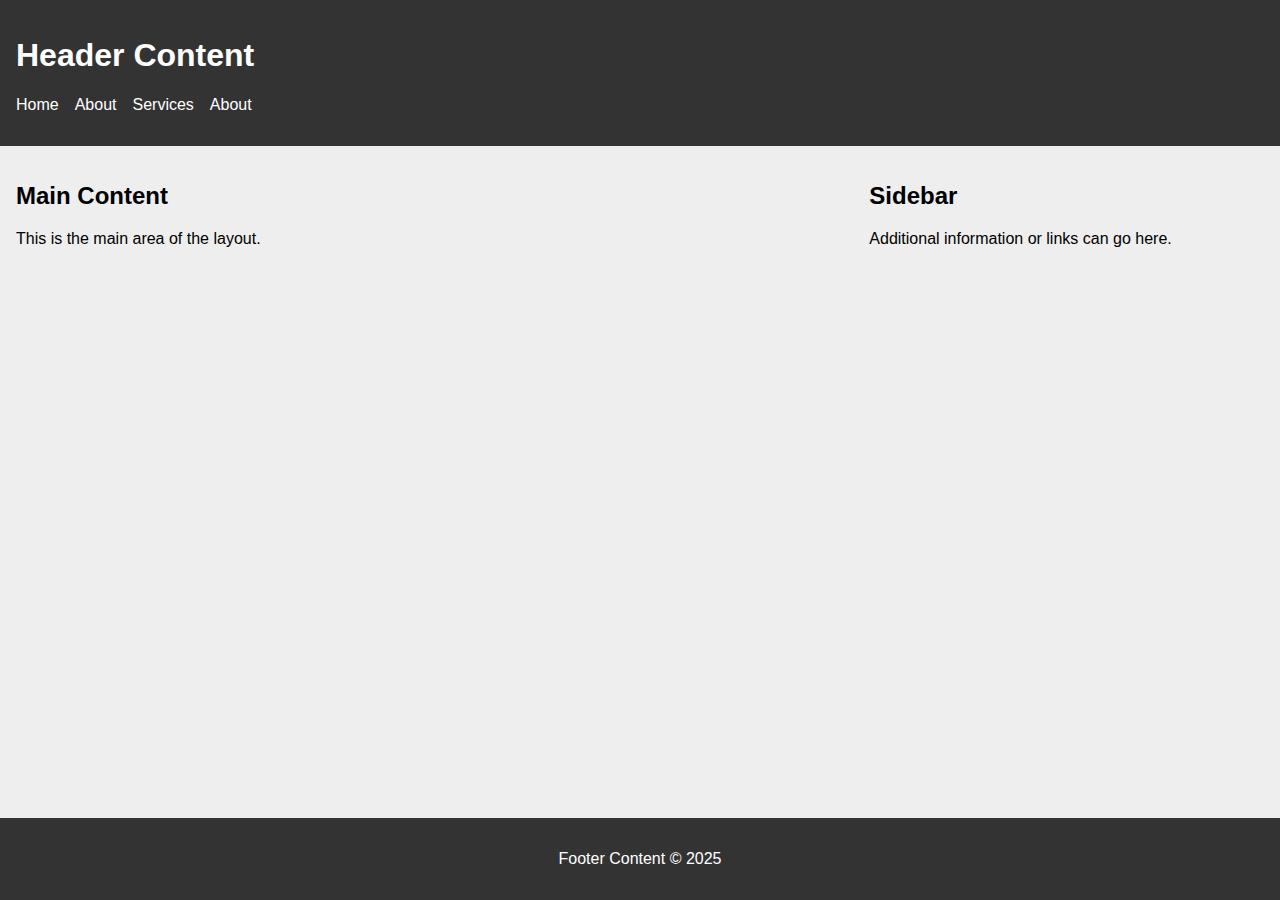
<file: week01/basic-layout.html>
<!DOCTYPE html>
<html lang="en">

<head>
    <meta charset="UTF-8">
    <meta name="viewport" content="width=device-width, initial-scale=1.0">
    <title>Landau Grandberry - WDD 121 Basic Layout</title>
    <link rel="stylesheet" href="styles/layout.css">
</head>

<body>
    <header>
        <h1>Header Content</h1>
        <nav>
            <ul>
                <li><a href="#">Home</a></li>
                <li><a href="#">About</a></li>
                <li><a href="#">Services</a></li>
                <li><a href="#">About</a></li>
            </ul>
        </nav>
    </header>
    <main>
        <section>
            <h2>Main Content</h2>
            <p>This is the main area of the layout.</p>
        </section>
    </main>

    <aside>
        <h2>Sidebar</h2>
        <p>Additional information or links can go here.</p>
    </aside>

    <footer>
        <p>Footer Content &copy; 2025</p>
    </footer>
</body>

</html>
</file>
<file: styles/base.css>
@import url('https://fonts.googleapis.com/css2?family=Roboto:ital,wght@0,100..900;1,100..900&display=swap');

body {
    margin: 0;
    font-family: 'Roboto' sans-serif;
    font-size: larger;
    background-color: #79c7c5;
    color: white;
}

header {
    background-color: #79c7c5;
    color: white;
    padding: 1rem;
    text-align: center;
    width: 100%;
}



#course-title {
    display: block;
    font-size: 1.5rem;
    font-weight: bold;
}

nav ul {
    display: flex;
    justify-content: center;
    gap: 1.5rem;
    list-style: none;
    padding: 0;
    margin: 1rem 0 0;
}

nav a {
    color: white;
    text-decoration: none;
    font-weight: 500;
    position: relative;
    transition: all 0.3 ease;
}

nav a:hover {
    text-decoration: underline;
    color: #73ab84;
}

main {
    max-width: 900px;
    margin: 2rem auto;
    padding: 1rem;
    display: grid;
    grid-template-columns: 1fr;
    gap: 1.5rem;
    background-color: #99d19c;
    border-radius: 8px;
}

.card {
    background-color: #79c7c5;
    border-radius: 8px;
    padding: 1rem;
    text-align: center;
    font-family: 'Roboto' sans-serif;

}

.card img {
    max-width: 100%;
    border-radius: 6px;
    margin-bottom: 1rem;
}

footer {
    text-align: center;
    background-color: #79c7c5;
    color: white;
    padding: 1rem;
    margin-top: 2rem;
}

footer p {
    margin: 0.5rem;
}

@media (min-width:700px) {
    main {
        grid-template-columns: 1fr 1fr;
    }
}
</file>
<file: project/style.css>
* {
    margin: 0;
    padding: 0;
    box-sizing: border-box;
}

body {
    font-family: sans-serif;
    background: #f1faee;
    color: #222;
    line-height: 1.6;
}

header {
    background: #1d3557;
    color: white;
    padding: 1rem;
    display: flex;
    align-items: center;
    justify-content: space-between;
}



.logo {
    height: 90px;
}


.tagline {
    text-align: center;
}

.logo-title {
    display: flex;
    align-items: center;
    justify-content: space-between;
    gap: 20px;
}



nav ul {
    display: flex;
    gap: 1rem;
    list-style: none;
}

nav a {
    color: white;
    text-decoration: none;
    font-weight: bold;
}

nav a:hover {
    color: #ffb703;
}

.hero {
    width: 100%;
    height: 260px;
    overflow: hidden;
    position: relative;
}

.hero img {
    width: 100%;
    height: 100%;
    object-fit: cover;

}

section {
    padding: 1.5rem;
    margin: 1rem auto;
    max-width: 900px;
}

h2 {
    color: #1d3557;
    margin-bottom: 0.5rem;
    border-left: 6px solid #e63946;
    padding-left: 10px;
    text-align: center;
}

h3 {
    color: #1d3557;
    margin-bottom: 0.5rem;
    border-left: 6px solid #e63946;
    padding-left: 10px;
}

.column {
    flex: 1;
    background: white;
    padding: 20px;
    border-radius: 12px;
    border: 2px solid #d3d3d3;
    text-align: center;
    box-shadow: 0 2px 6px rgba(0, 0, 0, 1);
}


.column img {
    width: 300px;
    border-radius: 8px;
}

.three-columns {
    display: flex;
    justify-content: center;
    gap: 20px;
    margin: 40px auto;
    padding: 0 25px;
}


@media (min-width: 700px) {
    .featured-grid {
        grid-template-columns: repeat(3, 1fr);
    }
}

.quick-tip-box {
    background: #f1faee;
    padding: 1rem;
    border-radius: 8px;
    margin-top: 1rem;
    font-weight: bold;
    box-shadow: 0 2px 6px rgba(0, 0, 0, 1);
}

#progressForm {
    display: flex;
    flex-direction: column;
    gap: 1rem;
    max-width: 700px;
    margin: 0 auto;
}

#progressForm label {
    display: block;
    font-weight: 600;
    margin-bottom: 0.3rem;
}

#progressForm input,
#progressForm select {
    width: 100%;
    padding: 8px;
    border: 1px solid #aaa;
    border-radius: 5px;
    font-size: 1rem;
}



footer {
    text-align: center;
    padding: 1rem;
    background: #1d3557;
    color: white;
    margin-top: 3rem;
}

footer p {
    margin-top: 0.5rem;
}
</file>
<file: styles/form.css>
body {
    font-family: Arial, sans-serif;
    max-width: 600px;
    margin: 2rem auto;
    padding: 1rem;
}

Header {
    background-color: #dd8e44;
    color: white;
    padding: 1.5rem;
    text-align: center;
    border-radius: 6px;
    margin-bottom: 2rem;
}

footer {
    background-color: #dd8e44;
    color: white;
    text-align: center;
    padding: 1rem;
    margin-top: 2rem;
    border-radius: 6px;
}

label, legend {
    font-weight: bold;
    margin-top: 1rem;
    display: block;
}

input, select, textarea {
    width: 100%;
    padding: .5rem;
    margin-top: .3rem;
}

fieldset {
    border: 1px solid #ccc;
    padding: 1rem;
    margin-top: 1rem;
}

input[type="submit"] {
    margin-top: 1.5rem;
    padding: .75rem;
    background: #1d3557;
    color: white;
    border: none;
}

input[type="submit"]:hover {
    background: #457b9d;
}
</file>
<file: styles/place.css>
body {
    font-family: Arial, sans-serif;
    background:#ffffff;
}

header {
    background: #bc002d;
    color: white;
    text-align: center;
    padding: 1rem;
}

.hero {
    width: 100%;
    display: block;
}

.info-grid {
    padding: 1rem;
}

.card {
    background: #092cf0;
    padding: 1rem;
    margin: 1rem 0;
    border-radius: 6px;
    box-shadow: 0 0 5px rgba(0, 0, 0, 0.1);
}

main {
    padding: 1rem;
    display: grid;
    gap: 1.5rem;
}


picture img {
    width: 100%;
    border-radius: 8px;
}


footer {
    padding: 1rem;
    text-align: center;
    background: #bc002d;
    color: white;
    margin-top: 1rem;
}
</file>
<file: styles/place-large.css>
@media (min-width: 700px) {
    
    .info-grid {
        display: grid;
        grid-template-columns: 1fr 1fr;
        gap: 2rem;
        padding: 2rem 6rem;

    }
    
}
</file>
<file: styles/siteplan.css>
body {
    font-family: "Montserrat", sans-serif;
    max-width: 900px;
    margin: 2rem auto;
    padding: 1.5rem;
    background: #f1faee;
    color: #333333;
    line-height: 1.5;
}

h1,
h2 {
    font-family: "Montserrat", sans-serif;
    color: #1d3557;
    border-bottom: 4px solid #e63946;
    padding-bottom: 0.3rem;
}

.color-sample {
    width: 140px;
    height: 30px;
    border: 1px solid #cccccc;
    margin-bottom: 1rem;
}

.color-sample.primary {
    background: #e63946;
}

.color-sample.secondary {
    background: #1d3557;
}

.color-sample.accent {
    background: #ffb703;
}

.color-sample.background {
    background: #f1faee;
}

.wireframes img {
    width: 260px;
    border: 2px solid #dddddd;
    margin: 1rem 1rem 1rem 0;
}
</file>
<file: styles/temples.css>
* { box-sizing: border-box;}
html,body {margin: 0; padding: 0; font-family: "montserrat", system-ui, -apple-system, "Segoe UI", sans-serif; color: #222; background: #f7f7fb; }
a { color: inherit; text-decoration: none; }
img { display: block; max-width: 100%; height: auto; }

.site-header {
    background: #0b556b;
    color: #fff;
    padding: 0.6rem 1rem;
}

.header-inner {
    display: flex;
    align-items: center;
    gap: 1rem;
    max-width: 980px;
    margin: 0 auto;
}

.brand { font-family: "Montserrat", sans-serif; font-weight: 600; margin: 0; font-size: 1.1rem;}

.hamburger {
    margin-left: auto;
    font-size: 1.2rem;
    background: transparent;
    border: none;
    color: #fff;
    display: inline-block;
    cursor: pointer;
}
.hamburger:focus { outline: 3px solid rgba(255, 255, 255, 0.2); }

.main-nav {
    width: 100%;
    display: none;
}

.main-nav ul {
    list-style: none;
    padding: 0.5rem 0;
    margin: 0;
    display: flex;
    flex-direction: column;
    gap: 0.2rem;
}

.main-nav a:hover,
.main-nav a:focus {
    background: rgba(255, 255, 255, 0.2);
}

.container {
    max-width: 900px;
    margin: 1.25rem auto;
    padding: 0 1rem;
}

.container h2 {margin-top: 0; font-family: "Montserrat", sans-serif;}

.gallery {
    display: grid;
    grid-template-columns: 1fr;
    gap: 1rem;
    margin-top: 1rem;
}

.gallery figure {
    margin: 0;
    background: #fff;
    border-radius: 8px;
    padding: 0.35rem;
    box-shadow: 0 1px 4px rgba(16,24,40,0.06);
    overflow: hidden;
}

.gallery figcaption {
    padding: 0.5rem 0 0;
    font-size: 0.95rem;
    color: #333;
    text-align: center;
}

.site-footer {
    border-top: 1px solid #e2e8f0;
    padding: 1rem;
    background: #fff;
    margin-top: 2rem;
}

.footer-inner { max-width: 980px; margin: 0 auto; display: flex; justify-content: space-between; gap: 1rem; padding: 0 1rem; align-items: center; flex-wrap: wrap;}
.footer-inner p { margin: 0; font-size: 0.9rem; color: #555;}

.main-nav.open { display: block;}
</file>
<file: styles/temples-large.css>
@media (min-width: 800px) {
    .header-inner { align-items: center; gap: 2rem; padding: 0.5rem;}
    .hamburger {display: none;}

    .main-nav { display: block; width: auto;}
    .main-nav ul { flex-direction: row; gap: 0.6rem;}
    .main-nav a { color: #fff; padding: 0.5rem 0.8rem; background: transparent;}
    .main-nav a:hover, .main-nav a:focus {background: rgba(255, 255, 255, 0.16);}

    .container { margin: 2rem auto; padding: 0 1rem; }

    .gallery {
        grid-template-columns: repeat(auto, minmax(220px, 1fr));
        gap: 1.2rem;
    }

    .gallery figure {
        display: flex;
        flex-direction: column;
    }

    .gallery img {
        border-bottom-left-radius: 6px;
        border-bottom-right-radius: 6px;
    }

    .footer-inner {padding: 0 1rem; }
}
</file>
<file: week01/styles/layout.css>
body {
    margin: 0;
    font-family: Arial, sans-serif;
    display: grid;
    grid-template-areas:
        "header header"
        "main aside"
        "footer footer";
    grid-template-columns: 2fr 1fr;
    grid-template-rows: auto 1fr auto;
    min-height: 100vh;
}

header {
    grid-area: header;
    background-color: #333;
    color: white;
    padding: 1rem;
}

main {
    grid-area: main;
    padding: 1rem;
    background-color: #eee;
}

aside {
    grid-area: aside;
    padding: 1rem;
    background-color: #eee;
}

footer {
    grid-area: footer;
    background-color: #333;
    color: white;
    text-align: center;
    padding: 1rem;
}

nav ul {
    display: flex;
    list-style: none;
    padding: 0;
    gap: 1rem;
}

nav a {
    color: white;
    text-decoration: none;
}
</file>
